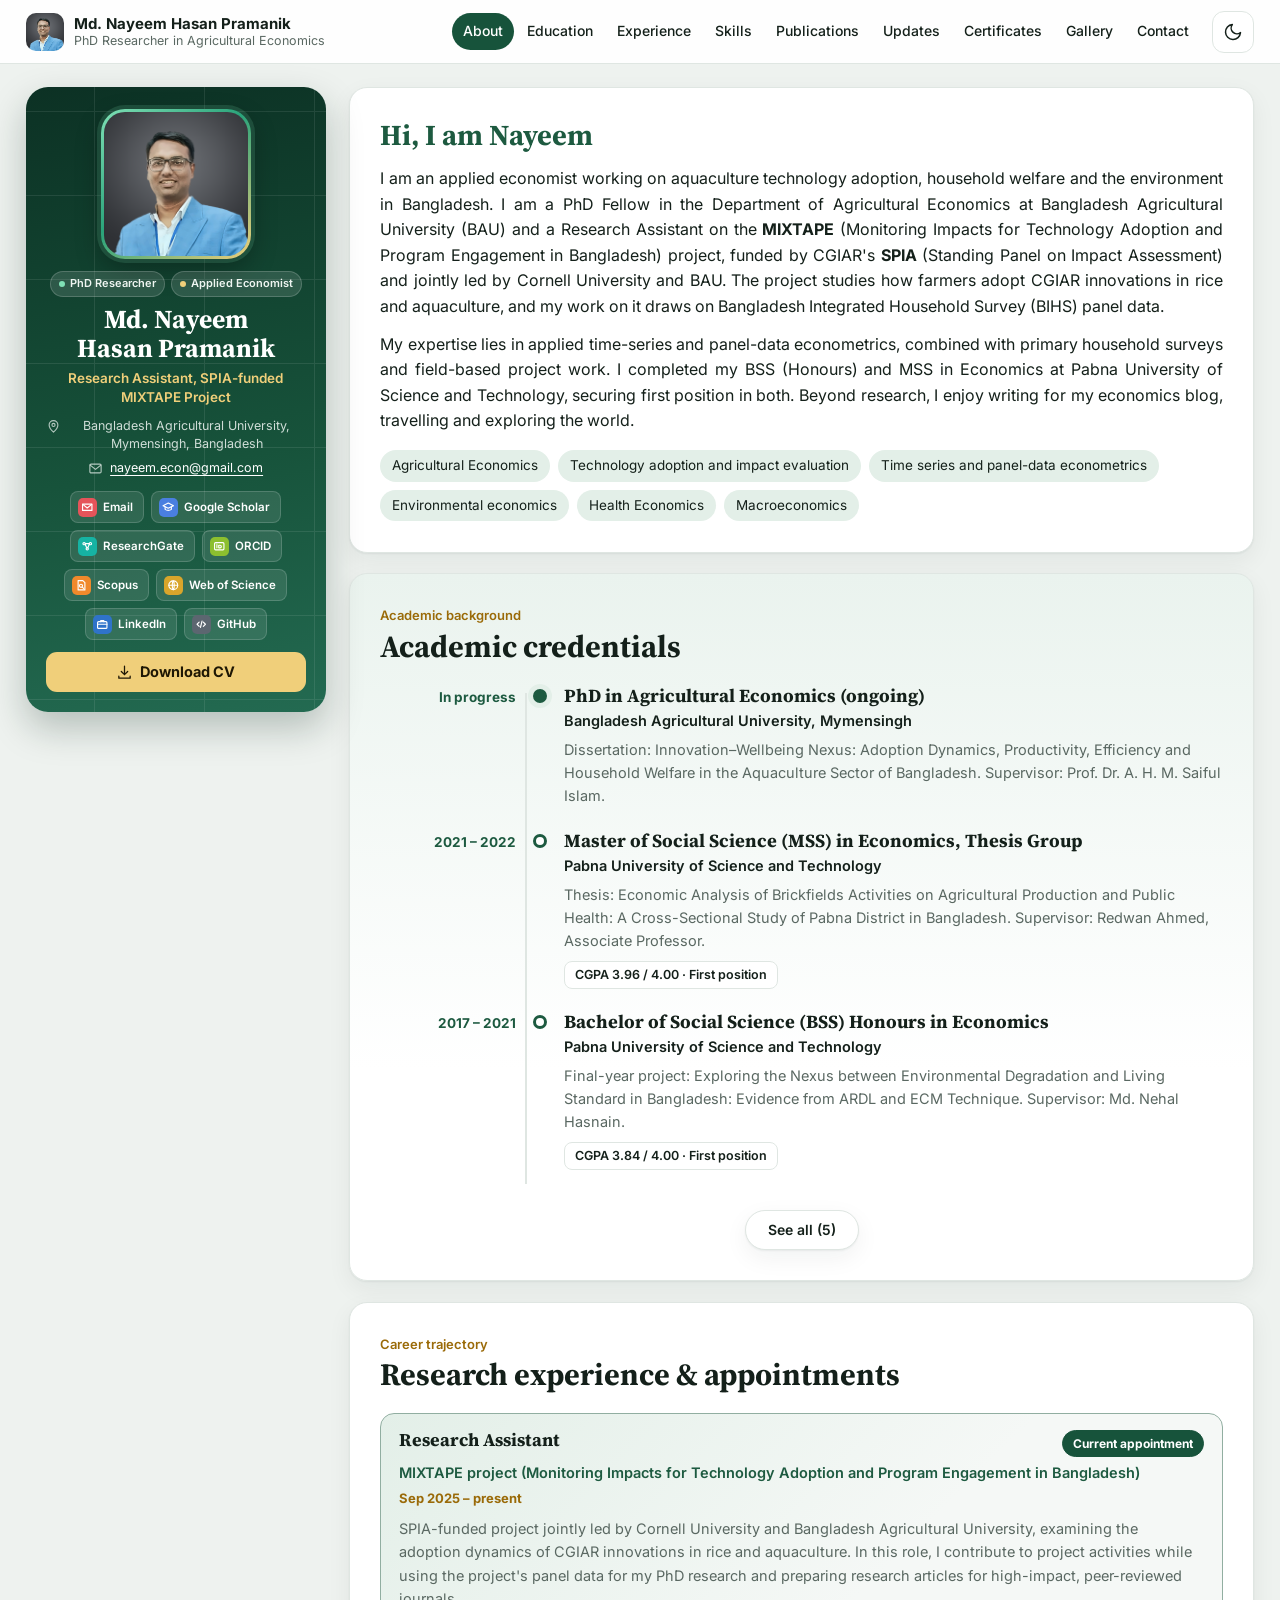
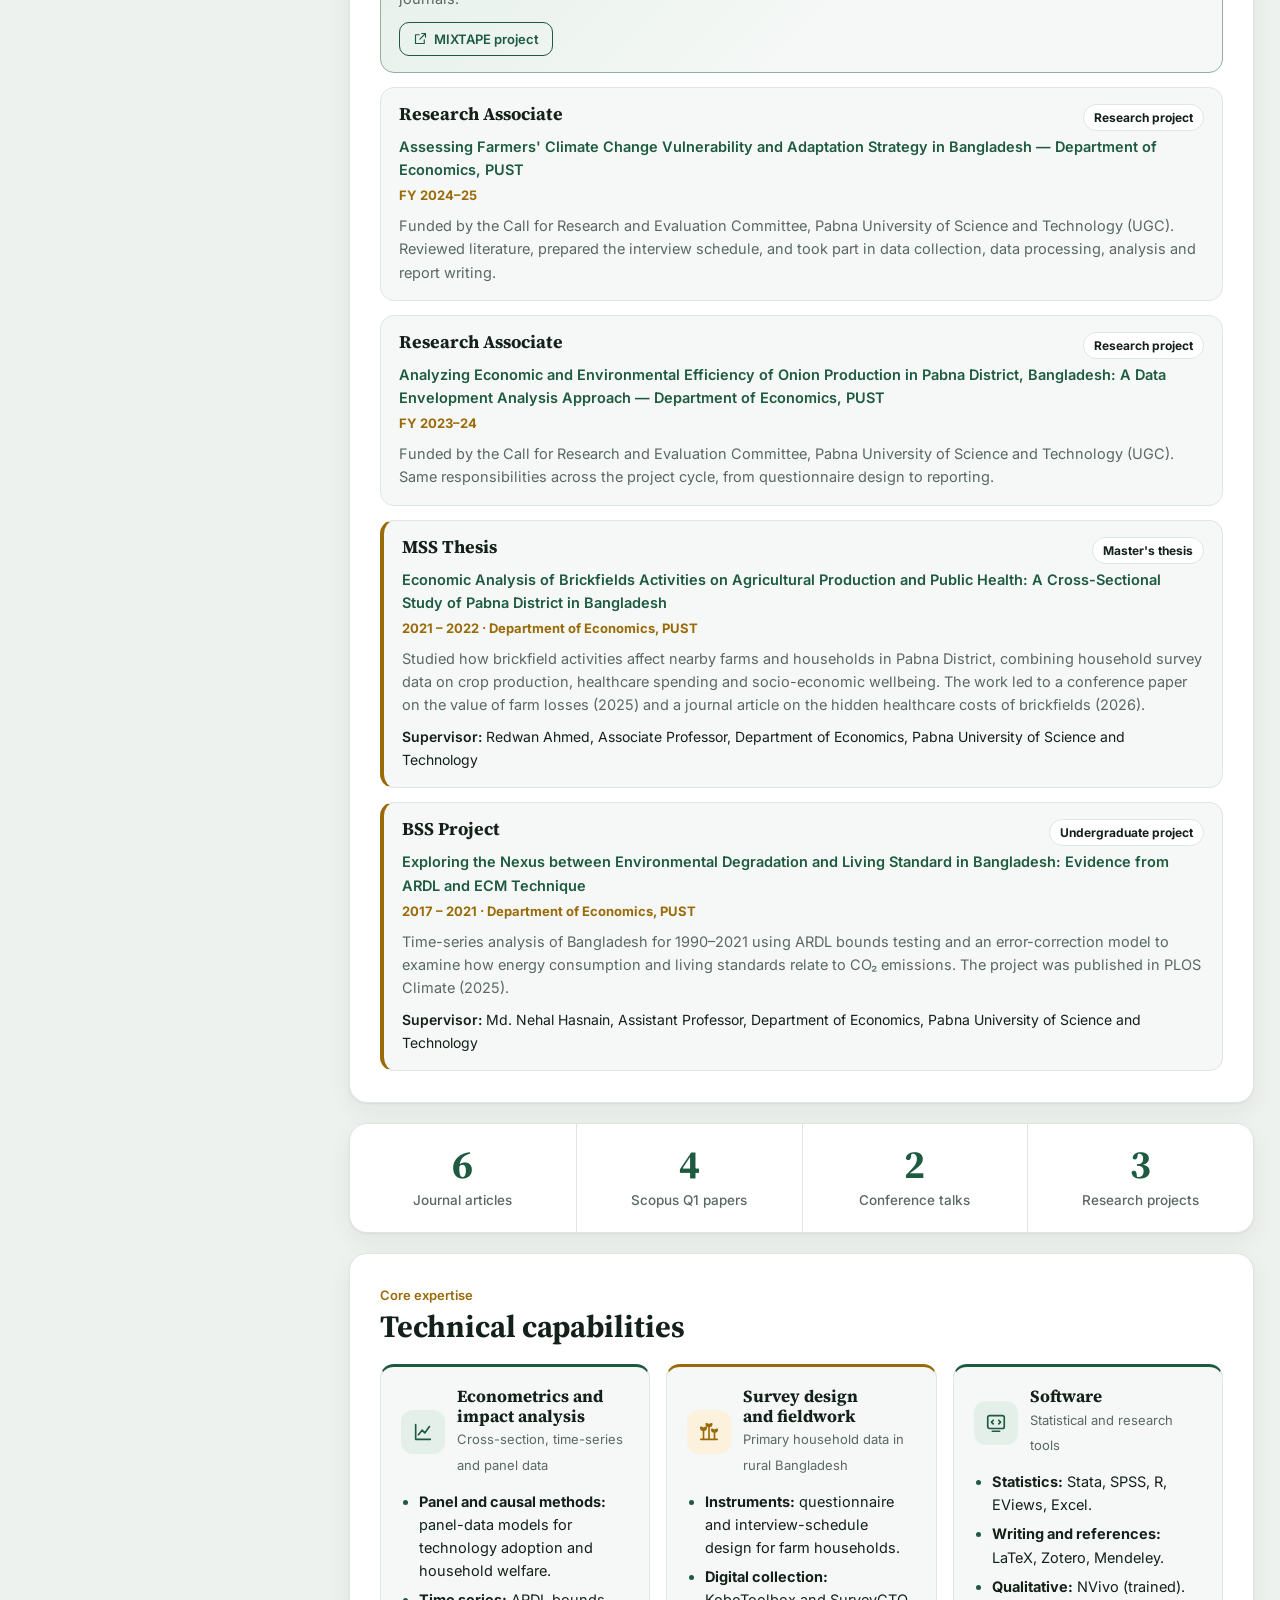
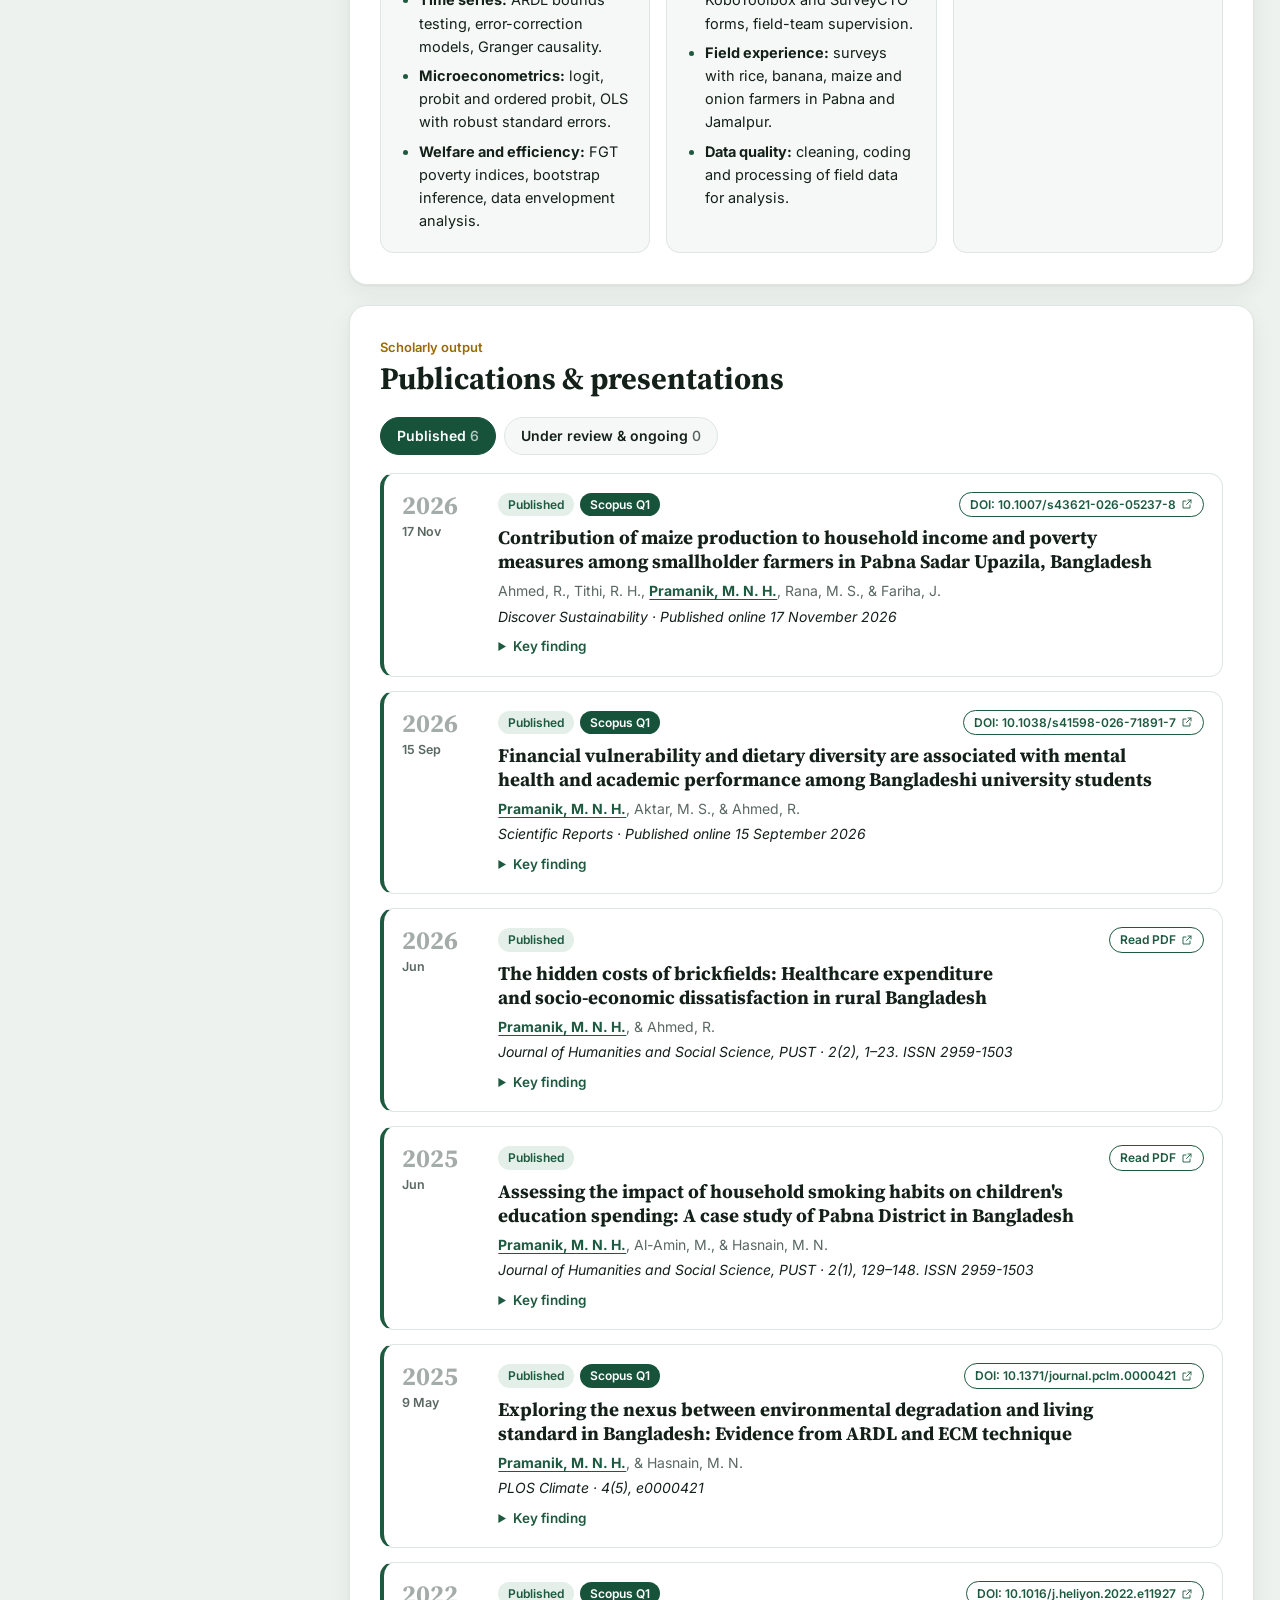
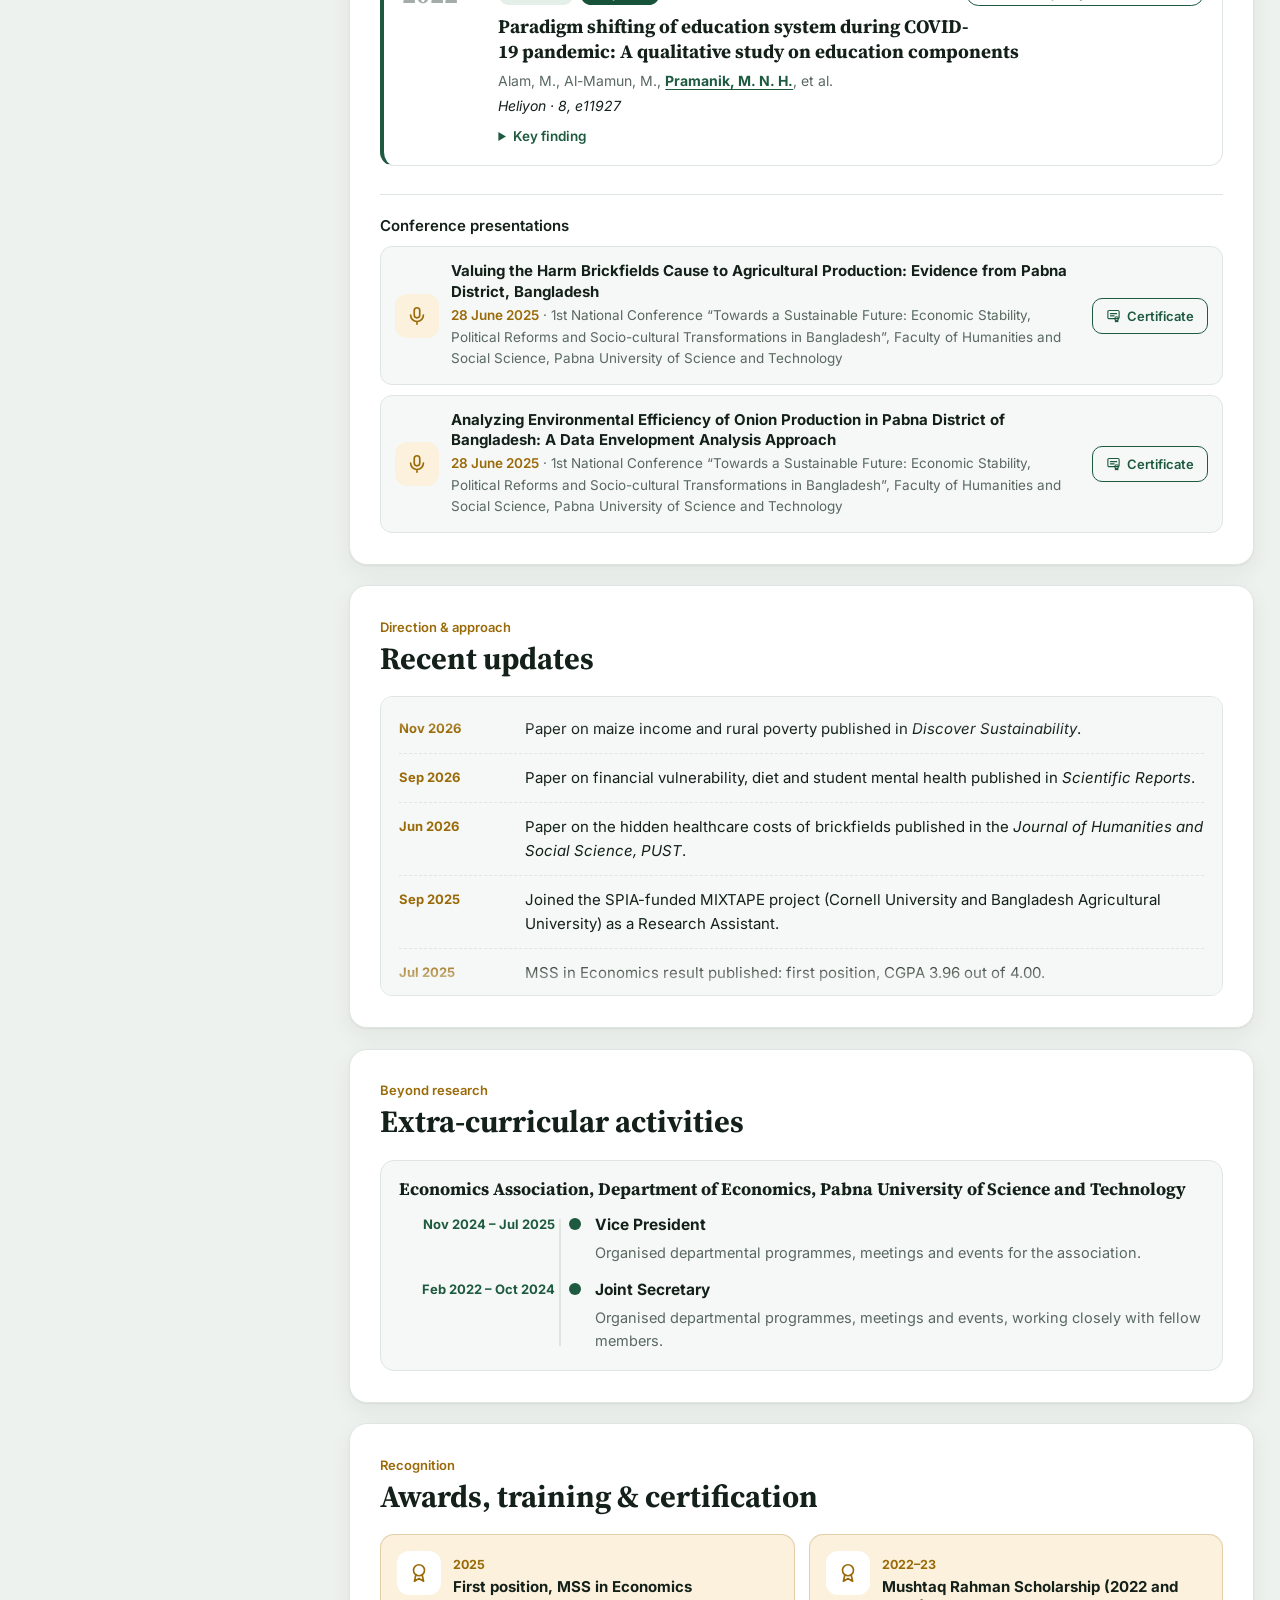
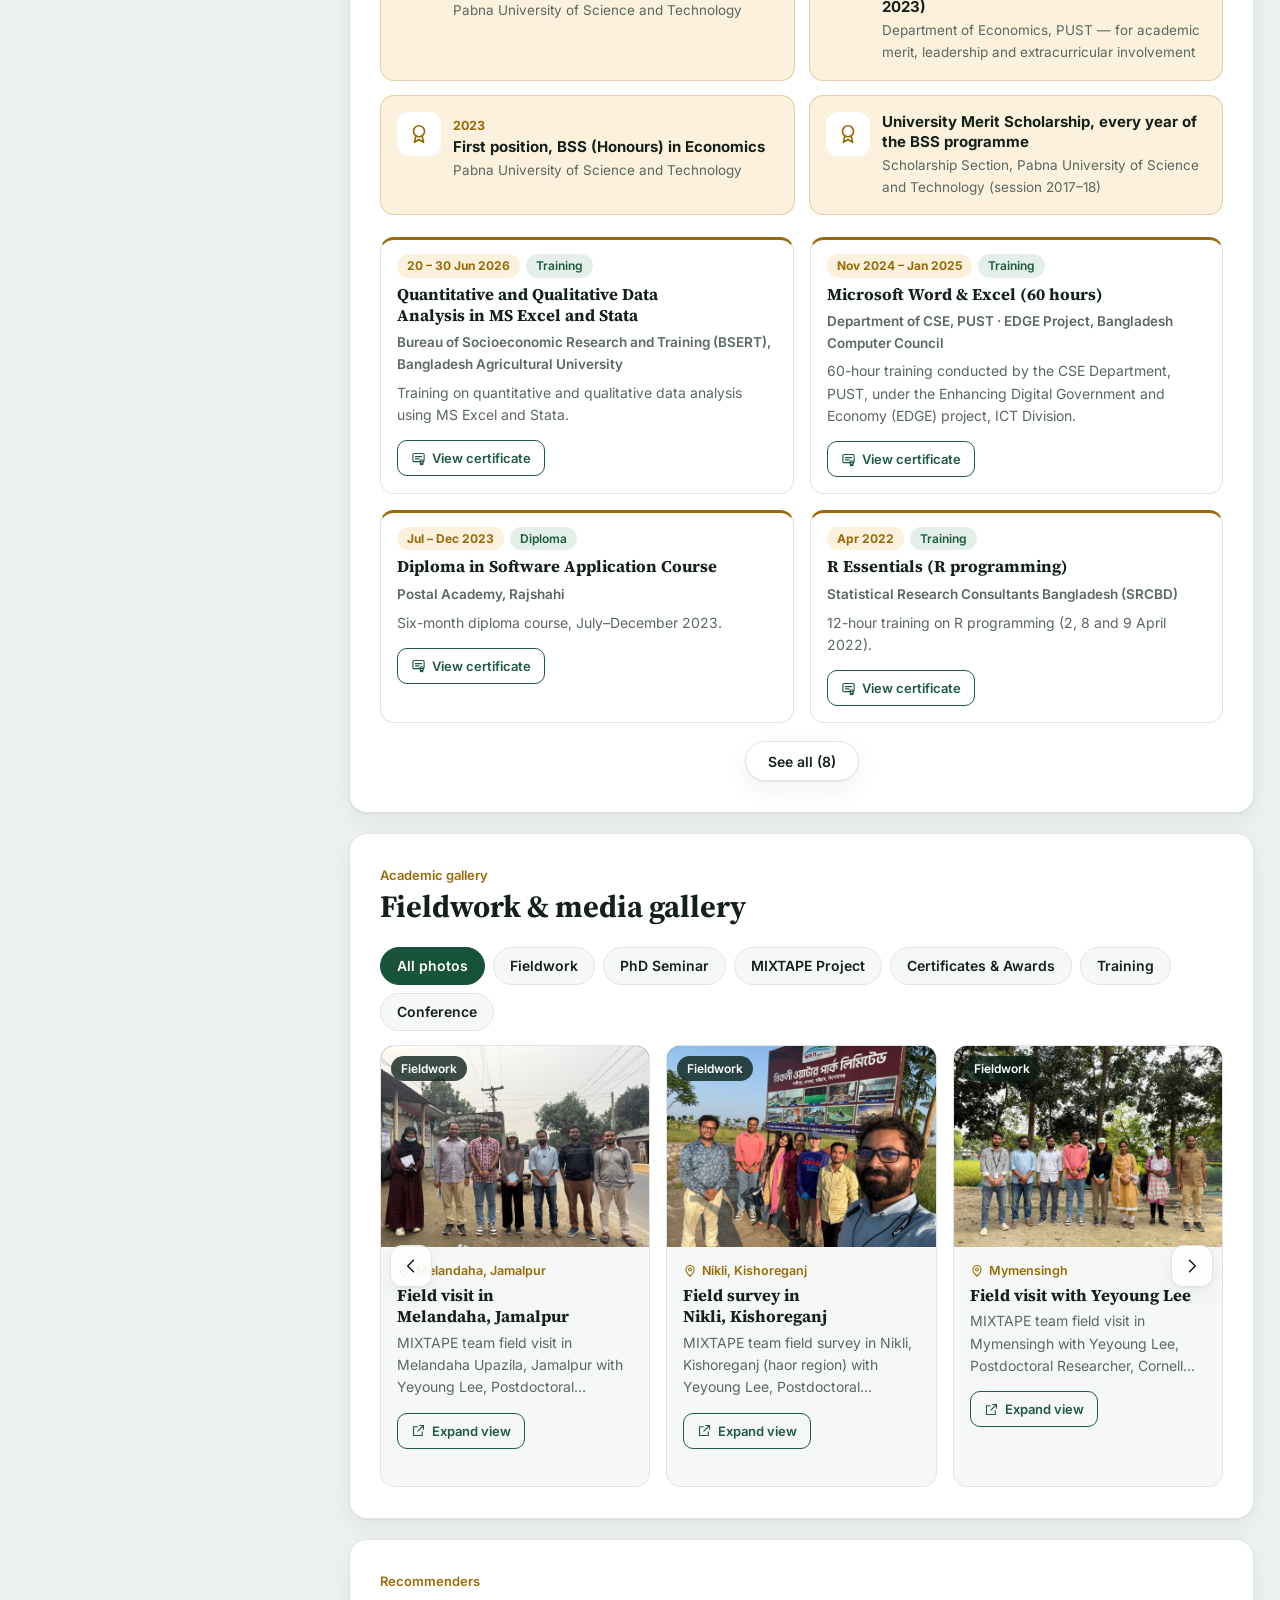
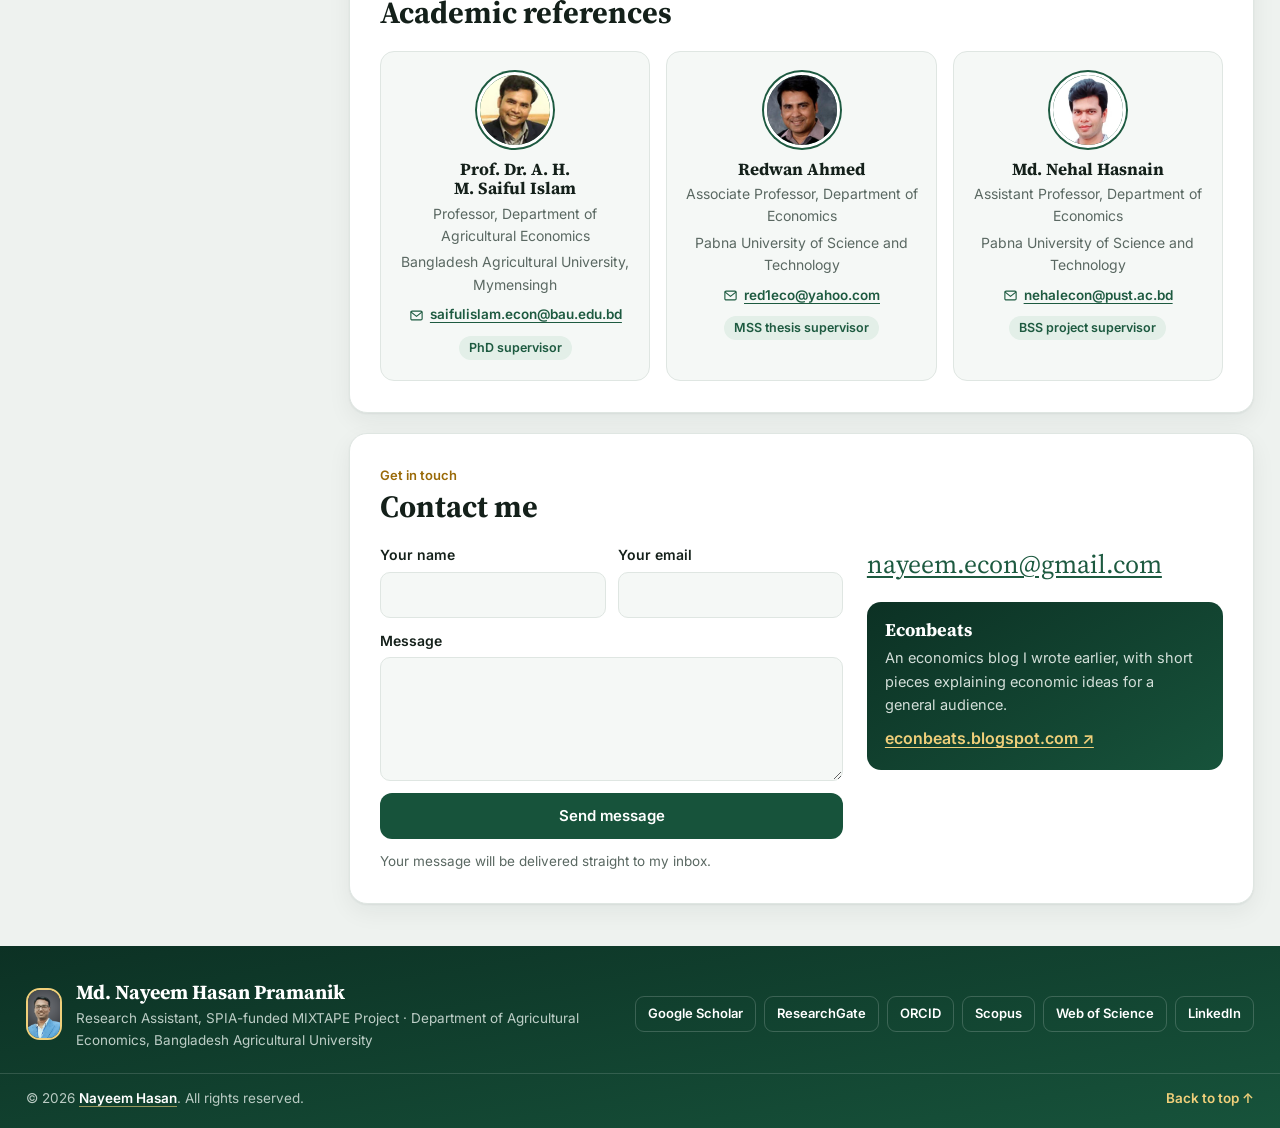
<file: index.html>
<!DOCTYPE html>
<html lang="en">
<head>
<meta charset="utf-8">
<meta name="viewport" content="width=device-width, initial-scale=1">
<title>Md. Nayeem Hasan Pramanik | Academic Portfolio</title>
<meta name="description" content="Md. Nayeem Hasan Pramanik — PhD researcher in Agricultural Economics, Bangladesh Agricultural University. Research on technology adoption, household welfare and environmental economics in Bangladesh.">
<meta property="og:title" content="Md. Nayeem Hasan Pramanik | Academic Portfolio">
<meta property="og:description" content="Agricultural and environmental economics, technology adoption and household welfare in Bangladesh.">
<meta property="og:image" content="assets/img/profile.jpg">
<link rel="icon" href="assets/img/profile.jpg">
<link rel="preconnect" href="https://fonts.googleapis.com">
<link rel="preconnect" href="https://fonts.gstatic.com" crossorigin>
<link href="https://fonts.googleapis.com/css2?family=Inter:wght@400;500;600;700&family=Source+Serif+4:opsz,wght@8..60,500;8..60,600;8..60,700&display=swap" rel="stylesheet">
<link rel="stylesheet" href="style.css">
<script>try{var t=localStorage.getItem("theme");if(t)document.documentElement.dataset.theme=t}catch(e){}</script>
</head>
<body>

<header class="topbar">
  <a class="brand" href="#about">
    <img id="top-photo" alt="" width="38" height="38">
    <span><b id="top-name"></b><small id="top-title"></small></span>
  </a>
  <nav class="nav" id="nav" aria-label="Sections">
    <a href="#about">About</a>
    <a href="#education">Education</a>
    <a href="#experience">Experience</a>
    <a href="#expertise">Skills</a>
    <a href="#publications">Publications</a>
    <a href="#updates">Updates</a>
    <a href="#certification">Certificates</a>
    <a href="#gallery">Gallery</a>
    <a href="#contact">Contact</a>
  </nav>
  <button class="iconbtn" id="theme-btn" aria-label="Switch light or dark mode">
    <svg viewBox="0 0 24 24" class="i-moon"><path d="M21 12.8A9 9 0 1 1 11.2 3a7 7 0 0 0 9.8 9.8z"/></svg>
    <svg viewBox="0 0 24 24" class="i-sun"><circle cx="12" cy="12" r="4.5"/><path d="M12 1.5v3M12 19.5v3M4.2 4.2l2.1 2.1M17.7 17.7l2.1 2.1M1.5 12h3M19.5 12h3M4.2 19.8l2.1-2.1M17.7 6.3l2.1-2.1"/></svg>
  </button>
  <button class="iconbtn menu-btn" id="menu-btn" aria-label="Open menu" aria-expanded="false">
    <svg viewBox="0 0 24 24"><path d="M3 6h18M3 12h18M3 18h18"/></svg>
  </button>
</header>

<div class="layout">
  <aside class="profile" id="profile">
    <div class="photo-wrap"><img id="p-photo" alt="Portrait of Md. Nayeem Hasan Pramanik" width="600" height="600"></div>
    <div class="badges" id="p-badges"></div>
    <h1 id="p-name"></h1>
    <p class="p-role" id="p-role"></p>
    <div class="honour" id="p-honour"></div>
    <p class="p-line"><svg viewBox="0 0 24 24"><path d="M12 21s-7-6.2-7-11.5a7 7 0 0 1 14 0C19 14.8 12 21 12 21z"/><circle cx="12" cy="9.5" r="2.5"/></svg><span id="p-loc"></span></p>
    <p class="p-line"><svg viewBox="0 0 24 24"><rect x="3" y="5" width="18" height="14" rx="2"/><path d="m3.5 6.5 8.5 7 8.5-7"/></svg><a id="p-email" href="#"></a></p>
    <div class="p-links" id="p-links"></div>
    <a class="cv-btn" id="cv-btn" target="_blank" rel="noopener">
      <svg viewBox="0 0 24 24"><path d="M12 3v12m0 0-4.5-4.5M12 15l4.5-4.5M4 17v3h16v-3"/></svg>Download CV
    </a>
  </aside>

  <main class="content">
    <section class="card" id="about">
      <h2>Hi, I am Nayeem</h2>
      <div id="bio" class="prose"></div>
      <ul id="interests" class="chips"></ul>
    </section>

    <section class="card tinted" id="education">
      <p class="eyebrow">Academic background</p>
      <h2>Academic credentials</h2>
      <ol class="tl" id="edu-list" data-limit="3"></ol>
    </section>

    <section class="card" id="experience">
      <p class="eyebrow">Career trajectory</p>
      <h2>Research experience &amp; appointments</h2>
      <div id="exp-list" class="exp"></div>
    </section>

    <section class="stats" id="stats" aria-label="At a glance"></section>

    <section class="card" id="expertise">
      <p class="eyebrow">Core expertise</p>
      <h2>Technical capabilities</h2>
      <div class="xgrid" id="x-grid"></div>
    </section>

    <section class="card" id="publications">
      <p class="eyebrow">Scholarly output</p>
      <h2>Publications &amp; presentations</h2>
      <div class="tabs" role="tablist" id="pub-tabs">
        <button class="tab" role="tab" aria-selected="true" data-p="pub">Published<span id="n-pub"></span></button>
        <button class="tab" role="tab" aria-selected="false" data-p="rev">Under review &amp; ongoing<span id="n-rev"></span></button>
      </div>
      <ol class="pubs" id="pub-list" data-panel="pub"></ol>
      <div id="rev-panel" data-panel="rev" hidden><ol class="pubs" id="rev-list"></ol><p class="empty" id="rev-empty">No manuscripts are listed here at the moment. Submitted and ongoing work will appear here.</p></div>
      <h3 class="mini sep">Conference presentations</h3>
      <ul class="talks" id="conf-list"></ul>
    </section>

    <section class="card" id="updates">
      <p class="eyebrow">Direction &amp; approach</p>
      <h2>Recent updates</h2>
      <div class="ticker" id="ticker"><ol class="news" id="news-list"></ol></div>
    </section>

    <section class="card" id="beyond">
      <p class="eyebrow">Beyond research</p>
      <h2>Extra-curricular activities</h2>
      <div id="lead-list"></div>
    </section>

    <section class="card" id="certification">
      <p class="eyebrow">Recognition</p>
      <h2>Awards, training &amp; certification</h2>
      <div class="agrid" id="award-list"></div>
      <div class="cgrid" id="train-list" data-limit="4"></div>
    </section>

    <section class="card" id="gallery">
      <p class="eyebrow">Academic gallery</p>
      <h2>Fieldwork &amp; media gallery</h2>
      <div class="tabs small" id="gal-tabs"></div>
      <div class="carousel" id="carousel">
        <div class="track" id="gal-track"></div>
        <button class="iconbtn cbtn prev" id="c-prev" aria-label="Previous photo"><svg viewBox="0 0 24 24"><path d="m15 5-7 7 7 7"/></svg></button>
        <button class="iconbtn cbtn next" id="c-next" aria-label="Next photo"><svg viewBox="0 0 24 24"><path d="m9 5 7 7-7 7"/></svg></button>
      </div>
    </section>

    <section class="card" id="references">
      <p class="eyebrow">Recommenders</p>
      <h2>Academic references</h2>
      <div class="rgrid" id="ref-list"></div>
    </section>

    <section class="card contact" id="contact">
      <p class="eyebrow">Get in touch</p>
      <h2>Contact me</h2>
      <div class="contact-grid">
        <form id="c-form" novalidate>
          <div class="two-in">
            <label>Your name<input id="c-name" autocomplete="name" required></label>
            <label>Your email<input id="c-email" type="email" autocomplete="email" required></label>
          </div>
          <label>Message<textarea id="c-msg" rows="5" required></textarea></label>
          <input type="text" id="c-hp" name="_honey" tabindex="-1" autocomplete="off" aria-hidden="true" class="hp">
          <button type="submit" class="send">Send message</button>
          <p class="form-note" id="c-note" role="status">Your message will be delivered straight to my inbox.</p>
        </form>
        <div class="contact-side">
          <p class="mail-big"><a id="c-mail" href="#"></a></p>
          <div id="blog" class="blogcard"></div>
        </div>
      </div>
    </section>
  </main>
</div>

<footer class="footer">
  <div class="footer-in">
    <div class="f-id">
      <img id="f-photo" alt="" width="52" height="52">
      <div><b id="f-name"></b><span id="f-role"></span></div>
    </div>
    <div class="f-links" id="f-links"></div>
  </div>
  <div class="f-bottom">
    <span>© <span id="f-year"></span> <a id="f-name2" class="f-copy" target="_blank" rel="noopener"></a>. All rights reserved.</span>
    <a href="#about" class="f-top">Back to top ↑</a>
  </div>
</footer>

<div class="lightbox" id="lightbox" hidden role="dialog" aria-modal="true" aria-label="Image viewer">
  <button class="iconbtn lb-close" id="lb-close" aria-label="Close"><svg viewBox="0 0 24 24"><path d="M6 6l12 12M18 6 6 18"/></svg></button>
  <figure><img id="lb-img" alt=""><figcaption id="lb-cap"></figcaption></figure>
</div>

<script src="data.js"></script>
<script src="main.js"></script>
</body>
</html>
</file>
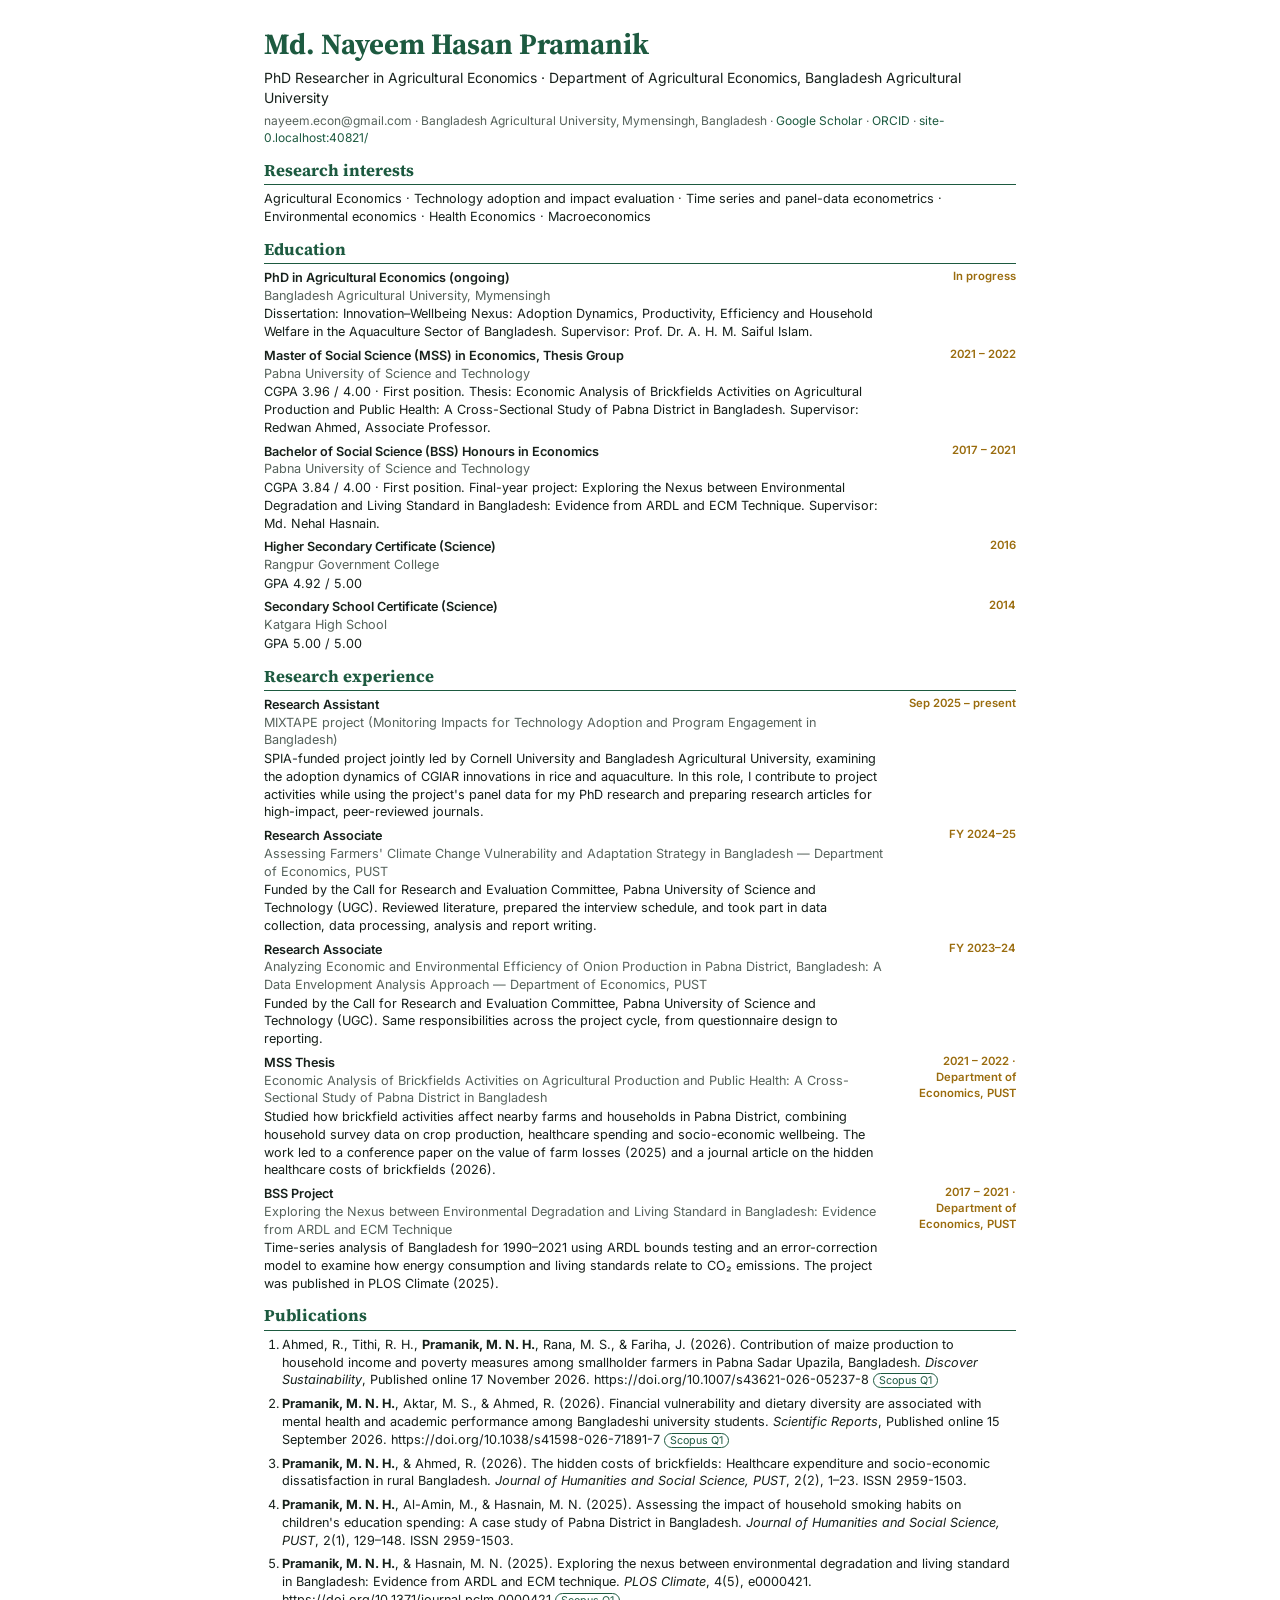
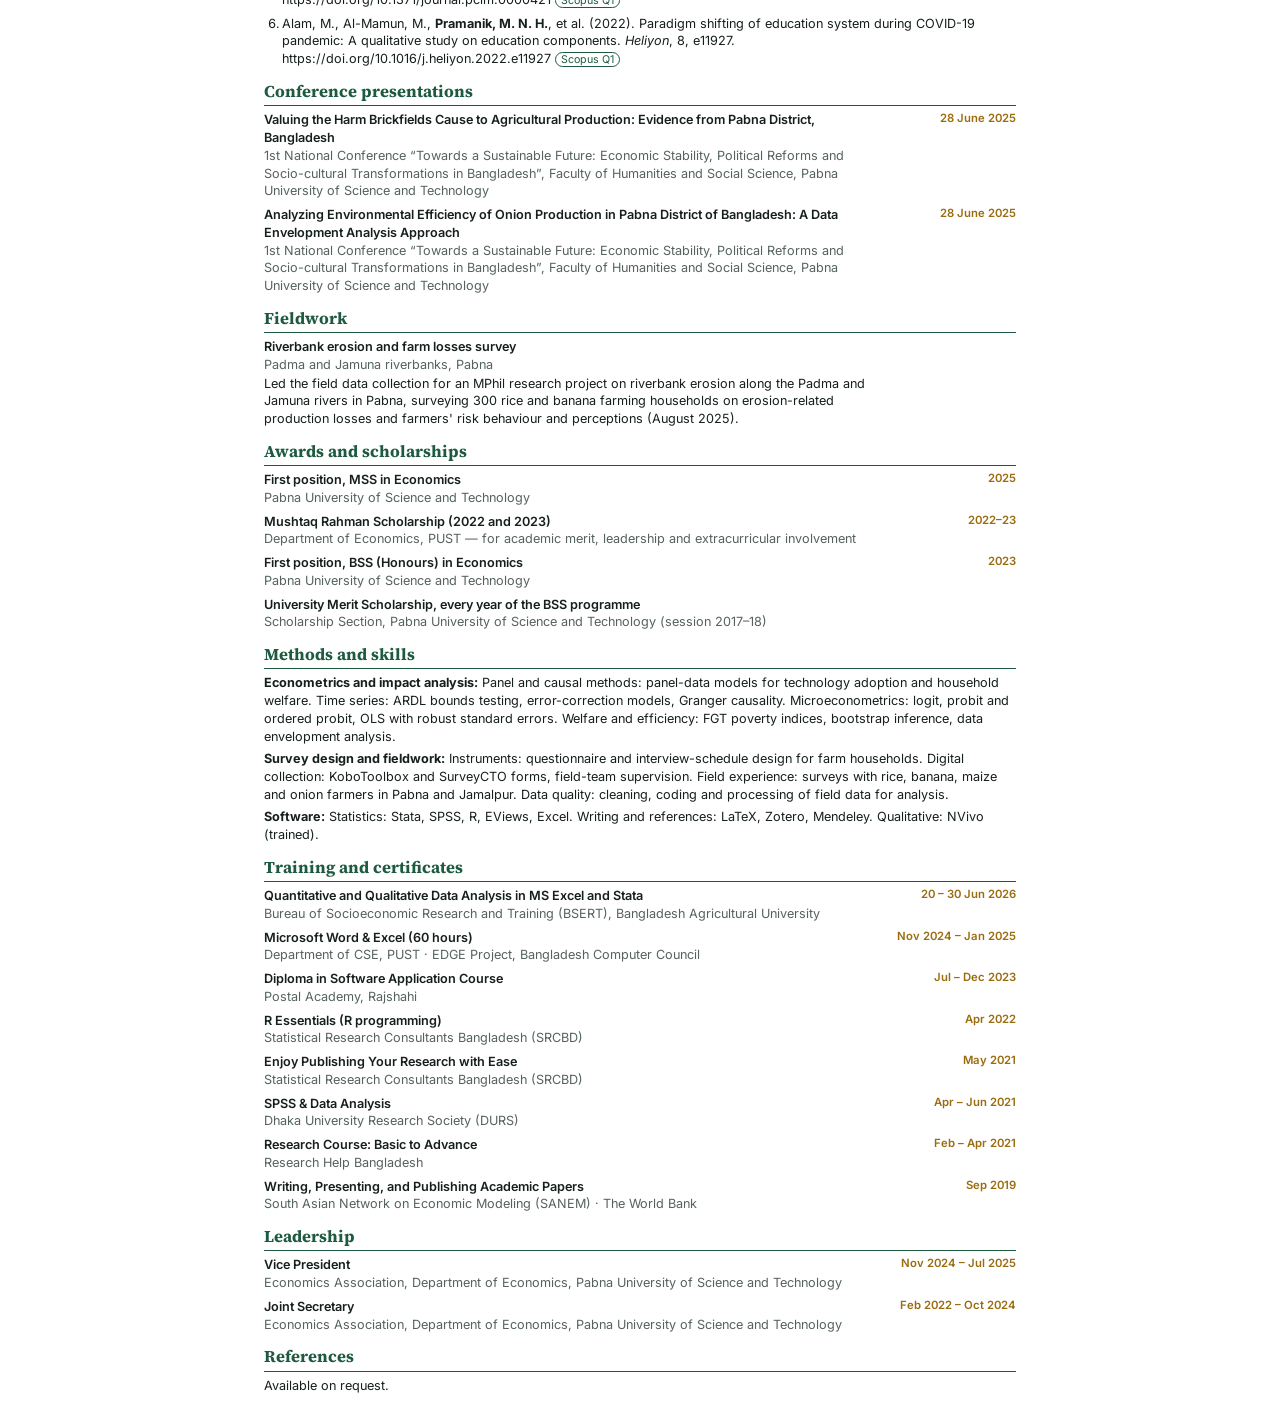
<file: cv.html>
<!DOCTYPE html>
<html lang="en">
<head>
<meta charset="utf-8">
<meta name="viewport" content="width=device-width, initial-scale=1">
<title>CV — Md. Nayeem Hasan Pramanik</title>
<link href="https://fonts.googleapis.com/css2?family=Inter:wght@400;500;600&family=Source+Serif+4:opsz,wght@8..60,600&display=swap" rel="stylesheet">
<style>
/* Printable CV built from data.js. Open in a browser and print to PDF (A4) to refresh the PDF. */
@page{size:A4;margin:13mm 14mm}
*{box-sizing:border-box}
body{margin:0 auto;max-width:800px;padding:24px;color:#16201b;font:9.5pt/1.4 Inter,Arial,sans-serif}
@media print{body{padding:0;max-width:none}}
h1{font-family:"Source Serif 4",Georgia,serif;font-size:22pt;margin:0;color:#1d5a40}
.sub{margin:3px 0 0;font-size:10.5pt}
.contact{margin:6px 0 0;color:#56635c;font-size:9pt}
.contact a{color:#1d5a40;text-decoration:none}
h2{font-family:"Source Serif 4",Georgia,serif;font-size:12.5pt;color:#1d5a40;margin:12px 0 5px;padding-bottom:2px;border-bottom:1.2px solid #1d5a40;break-after:avoid}
.row{display:grid;grid-template-columns:minmax(0,1fr) 9.5em;gap:12px;margin:0 0 6px;break-inside:avoid}
.row .w{color:#9a6c0e;font-weight:600;font-size:8.5pt;text-align:right}
.row b{font-weight:600}
.row .o{color:#56635c}
.row .d{margin-top:1px}
ol{margin:0;padding-left:18px}
ol li{margin-bottom:6px;break-inside:avoid}
.q{font-size:8pt;border:1px solid #1d5a40;color:#1d5a40;border-radius:8px;padding:0 5px;margin-left:4px;white-space:nowrap}
p.plain{margin:0 0 5px}
</style>
</head>
<body>
<header>
  <h1 id="n"></h1>
  <p class="sub" id="t"></p>
  <p class="contact" id="c"></p>
</header>
<div id="cv"></div>
<script src="data.js"></script>
<script>
{
  const S = window.SITE, P = S.profile, $ = id => document.getElementById(id);
  const map = (a, f) => (a || []).map(f).join("");
  const bold = a => a.replace("Pramanik, M. N. H.", "<b>Pramanik, M. N. H.</b>");
  $("n").textContent = P.name;
  $("t").textContent = P.title + " · " + P.affiliation;
  const site = location.protocol.startsWith("http") ? location.origin + location.pathname.replace(/cv\.html$/, "") : "";
  $("c").innerHTML = `${P.email} · ${P.location}` +
    map(S.links.filter(l => /orcid|scholar/i.test(l.label)), l => ` · <a href="${l.url}">${l.label}</a>`) +
    (site ? ` · <a href="${site}">${site.replace(/^https?:\/\//, "")}</a>` : "");
  const rows = (a, t, o, w, d) => map(a, x => `<div class="row"><div><b>${x[t]}</b>${x[o] ? `<div class="o">${x[o]}</div>` : ""}${d && x[d] ? `<div class="d">${x[d]}</div>` : ""}</div><div class="w">${x[w] || ""}</div></div>`);
  $("cv").innerHTML =
    `<h2>Research interests</h2><p class="plain">${S.interests.join(" · ")}</p>` +
    `<h2>Education</h2>` + rows(S.education.map(e => Object.assign({}, e, {details: [e.grade, e.details].filter(Boolean).join(". ")})), "degree", "institution", "period", "details") +
    `<h2>Research experience</h2>` + rows(S.experience, "role", "org", "period", "details") +
    `<h2>Publications</h2><ol>` + map(S.publications, p => `<li>${bold(p.authors)} (${p.year}). ${p.title}. <i>${p.journal}</i>${p.details ? ", " + p.details : ""}.${p.doi ? ` https://doi.org/${p.doi}` : ""}${p.badge ? `<span class="q">${p.badge}</span>` : ""}${/published/i.test(p.status) ? "" : ` <span class="q">${p.status}</span>`}</li>`) + `</ol>` +
    `<h2>Conference presentations</h2>` + rows(S.conferences, "title", "event", "date") +
    `<h2>Fieldwork</h2>` + rows(S.fieldwork, "title", "place", "", "details") +
    `<h2>Awards and scholarships</h2>` + rows(S.awards, "title", "org", "year") +
    `<h2>Methods and skills</h2>` + map(S.expertise, g => `<p class="plain"><b>${g.title}:</b> ${g.items.map(i => i.replace(/<[^>]+>/g, "")).join(" ")}</p>`) +
    `<h2>Training and certificates</h2>` + rows(S.training, "title", "org", "date") +
    `<h2>Leadership</h2>` + rows(S.leadership.flatMap(g => g.roles.map(r => ({role: r.role, org: g.org, period: r.period}))), "role", "org", "period") +
    `<h2>References</h2><p class="plain">Available on request.</p>`;
}
</script>
</body>
</html>
</file>
<file: style.css>
/*
VOICE: formal and warm, an academic economist's portfolio.
IDEA: a field researcher's dossier: a compact ID card on the left, record cards on the right.
PICTURE: the ID card, a deep paddy-green panel with a faint field-plot pattern and the portrait.
COLOUR and TYPE: paddy green, ripe-rice gold, soft green-grey paper; Source Serif 4 headings, Inter text.
LAYOUT: full-width; sticky 300px ID card left, cards right; dark green footer; one column under 960px.
*/
:root{
  color-scheme:light dark;
  --bg:light-dark(#eef2ef,#0b1310);
  --card:light-dark(#ffffff,#121c18);
  --card2:light-dark(#f5f8f6,#16221d);
  --tint:light-dark(#eaf3ee,#13251e);
  --ink:light-dark(#14201a,#e4ebe7);
  --muted:light-dark(#5a6862,#9fb0a8);
  --rule:light-dark(#dfe6e2,#24322c);
  --green:light-dark(#1d5a40,#5cc49a);
  --green-soft:light-dark(#e3efe8,#173328);
  --gold:light-dark(#9a6a08,#e2b44a);
  --gold-soft:light-dark(#fbf1dc,#33280f);
  --deep1:#0c3124;--deep2:#17533b;--deep3:#236a51;
  --shadow:0 1px 2px rgba(16,40,30,.06),0 8px 24px rgba(16,40,30,.06);
  --r:18px;
}
:root[data-theme=light]{color-scheme:light}
:root[data-theme=dark]{color-scheme:dark}
*{box-sizing:border-box;min-width:0}
[hidden]{display:none!important}
html{scroll-behavior:smooth;scroll-padding-top:80px}
body{margin:0;background:var(--bg);color:var(--ink);font:16px/1.6 Inter,system-ui,-apple-system,"Segoe UI",sans-serif;overflow-x:clip}
a{color:var(--green);text-underline-offset:3px}
:focus-visible{outline:2px solid var(--gold);outline-offset:3px;border-radius:6px}
h1,h2,h3{font-family:"Source Serif 4",Georgia,serif;line-height:1.15;text-wrap:balance;margin:0}
svg{fill:none;stroke:currentColor;stroke-width:1.8;stroke-linecap:round;stroke-linejoin:round}
@media (prefers-reduced-motion:reduce){html{scroll-behavior:auto}*{animation:none!important;transition:none!important}}

/* top bar */
.topbar{position:sticky;top:0;z-index:20;display:flex;align-items:center;gap:12px;height:64px;padding:0 clamp(14px,2vw,28px);background:color-mix(in srgb,var(--card) 90%,transparent);backdrop-filter:blur(10px);border-bottom:1px solid var(--rule)}
.brand{display:flex;align-items:center;gap:10px;text-decoration:none;color:var(--ink);margin-right:auto}
.brand img{width:38px;height:38px;border-radius:10px;object-fit:cover}
.brand span{display:grid;line-height:1.2}
.brand b{font-size:15px}
.brand small{font-size:12.5px;color:var(--muted)}
.nav{display:flex;gap:2px}
.nav a{padding:7px 11px;border-radius:999px;font-size:14px;font-weight:500;color:var(--ink);text-decoration:none;white-space:nowrap}
.nav a:hover{background:var(--green-soft)}
.nav a.on{background:var(--deep2);color:#fff}
.iconbtn{display:grid;place-items:center;width:42px;height:42px;border-radius:12px;border:1px solid var(--rule);background:var(--card);color:var(--ink);cursor:pointer}
.iconbtn svg{width:20px;height:20px}
.iconbtn:hover{border-color:var(--green)}
.i-sun{display:none}
:root[data-theme=dark] .i-sun{display:block}:root[data-theme=dark] .i-moon{display:none}
.menu-btn{display:none}

/* layout: full width */
.layout{display:grid;grid-template-columns:300px minmax(0,1fr);gap:clamp(16px,1.8vw,26px);max-width:1560px;margin:0 auto;padding:clamp(14px,1.8vw,26px) clamp(14px,2vw,28px) 34px;align-items:start}

/* compact profile card */
.profile{position:sticky;top:84px;padding:22px 20px 20px;border-radius:22px;text-align:center;color:#eef5f1;overflow:hidden;
  background:linear-gradient(170deg,var(--deep1) 0%,var(--deep2) 60%,var(--deep3) 100%);box-shadow:0 16px 36px rgba(10,40,28,.25)}
.profile::before{content:"";position:absolute;inset:0;opacity:.09;pointer-events:none;background:
  linear-gradient(90deg,transparent 0 62%,#fff 62% 63%,transparent 63%) 0 0/110px 84px,
  linear-gradient(0deg,transparent 0 70%,#fff 70% 71%,transparent 71%) 0 0/110px 84px}
.profile>*{position:relative}
.photo-wrap{width:150px;aspect-ratio:1;margin:0 auto;border-radius:24px;padding:3px;background:linear-gradient(140deg,#7fe0b5,#2aa37a 45%,#f0cf7a);box-shadow:0 0 0 4px rgba(127,224,181,.15),0 10px 26px rgba(0,0,0,.3)}
.photo-wrap img{width:100%;height:100%;object-fit:cover;border-radius:21px;display:block}
.badges{display:flex;flex-wrap:wrap;justify-content:center;gap:6px;margin:12px 0 8px}
.badge{display:inline-flex;align-items:center;gap:5px;padding:3px 8px;border-radius:999px;background:rgba(255,255,255,.12);border:1px solid rgba(255,255,255,.18);font-size:11px;font-weight:600;white-space:nowrap}
.badge::before{content:"";width:6px;height:6px;border-radius:50%;background:#7fe0b5}
.badge:nth-child(2)::before{background:#f0cf7a}
.profile h1{font-size:26px;line-height:1.12;color:#fff}
.p-role{margin:6px 0 10px;font-size:13.5px;line-height:1.4;color:#f0cf7a;font-weight:600}
.honour{display:grid;grid-template-columns:34px minmax(0,1fr);gap:10px;align-items:center;text-align:left;margin:0 0 12px;padding:10px 12px;border-radius:12px;background:rgba(240,207,122,.14);border:1px solid rgba(240,207,122,.4)}
.honour .hi{width:34px;height:34px;border-radius:10px;display:grid;place-items:center;background:#f0cf7a;color:#1e1704}
.honour .hi svg{width:19px;height:19px}
.honour b{display:block;font-size:13px;line-height:1.3;color:#fff}
.honour span{display:block;font-size:11.5px;line-height:1.35;color:rgba(238,245,241,.8);margin-top:2px}
.p-line{display:flex;justify-content:center;align-items:flex-start;gap:7px;margin:0 0 6px;font-size:12.5px;line-height:1.45;color:rgba(238,245,241,.86)}
.p-line svg{flex:none;width:15px;height:15px;margin-top:2px;opacity:.85}
.p-line a{color:#fff;overflow-wrap:anywhere}
.p-links{display:flex;flex-wrap:wrap;justify-content:center;gap:7px;margin-top:14px}
.plink{display:inline-flex;align-items:center;gap:6px;min-height:32px;padding:0 10px 0 7px;white-space:nowrap;border-radius:8px;background:rgba(255,255,255,.1);border:1px solid rgba(255,255,255,.16);color:#fff;text-decoration:none;font-size:11.5px;font-weight:600}
.plink:hover{background:rgba(255,255,255,.2)}
.plink .li{display:grid;place-items:center;width:19px;height:19px;border-radius:5px;background:var(--c)}
.plink .li svg{width:12.5px;height:12.5px;stroke:#fff;stroke-width:2.2}
.cv-btn{display:flex;align-items:center;justify-content:center;gap:7px;margin-top:12px;min-height:40px;border-radius:11px;background:#f0cf7a;color:#1e1704;font-weight:700;font-size:14.5px;text-decoration:none}
.cv-btn svg{width:17px;height:17px}
.cv-btn:hover{background:#f6dc96}

/* cards */
.content{display:grid;gap:clamp(16px,1.6vw,22px)}
.card{background:var(--card);border:1px solid var(--rule);border-radius:var(--r);padding:clamp(20px,2.4vw,32px);box-shadow:var(--shadow)}
.card.tinted{background:linear-gradient(180deg,var(--tint),var(--card) 70%)}
.eyebrow{margin:0 0 3px;font-size:13px;font-weight:600;color:var(--gold)}
.card h2{font-size:clamp(25px,2.6vw,31px);margin-bottom:20px}
#about h2{color:var(--green);font-size:clamp(25px,2.4vw,29px);margin-bottom:14px}
.mini{font-family:Inter,sans-serif;font-size:15px;font-weight:600;margin:0 0 12px}
.sep{margin-top:28px;padding-top:22px;border-top:1px solid var(--rule)}
.prose p{margin:0 0 12px;font-size:16px;color:var(--ink);max-width:90ch;text-align:justify;hyphens:auto}
.chips{list-style:none;margin:16px 0 0;padding:0;display:flex;flex-wrap:wrap;gap:8px}
.chips li{padding:5px 12px;border-radius:999px;background:var(--green-soft);font-size:13.5px}
.seeall{display:block;margin:18px auto 0;min-height:40px;padding:0 22px;border-radius:999px;border:1px solid var(--rule);background:var(--card);color:var(--ink);font:600 14px Inter,sans-serif;cursor:pointer;box-shadow:var(--shadow)}
.seeall:hover{border-color:var(--green)}

/* education timeline */
.tl{list-style:none;margin:0;padding:0;position:relative}
.tl::before{content:"";position:absolute;left:calc(8.5em + 9px);top:8px;bottom:8px;width:2px;background:var(--rule)}
.tl>li{display:grid;grid-template-columns:8.5em 20px minmax(0,1fr);gap:0 14px;padding:0 0 22px}
.tl>li:last-child{padding-bottom:0}
.tl .when{text-align:right;font-size:13.5px;font-weight:700;color:var(--green);padding-top:2px}
.tl .dot{width:14px;height:14px;margin:4px auto 0;border-radius:50%;background:var(--card);border:3px solid var(--green);position:relative;z-index:1}
.tl>li:first-child .dot{background:var(--green);box-shadow:0 0 0 5px var(--green-soft)}
.tl h3{font-size:18.5px;margin-bottom:3px}
.tl .org{margin:0;font-size:14.5px;font-weight:600}
.tl .d{margin:6px 0 0;font-size:14.5px;color:var(--muted);max-width:80ch}
.tl .pill{display:inline-block;margin-top:8px;padding:3px 10px;border-radius:8px;background:var(--card);border:1px solid var(--rule);font-size:12.5px;font-weight:600}
.more{display:none!important}
.open>.more{display:grid!important}
.cgrid.open>.more{display:flex!important}

/* experience cards */
.exp{display:grid;gap:14px}
.xp{border:1px solid var(--rule);border-radius:14px;padding:16px 18px;background:var(--card2);display:grid;grid-template-columns:minmax(0,1fr) auto;gap:4px 16px}
.xp:first-child{border-color:color-mix(in srgb,var(--green) 40%,var(--rule));background:linear-gradient(135deg,var(--green-soft),var(--card2) 60%)}
.xp h3{font-size:18px}
.xp .tag{align-self:start;padding:3px 10px;border-radius:999px;font-size:12px;font-weight:700;background:var(--card);border:1px solid var(--rule);white-space:nowrap}
.xp:first-child .tag{background:var(--deep2);color:#fff;border-color:var(--deep2)}
.xp .org{grid-column:1/-1;margin:0;font-size:14.5px;font-weight:600;color:var(--green)}
.xp .when{grid-column:1/-1;font-size:13px;font-weight:700;color:var(--gold)}
.xp .d{grid-column:1/-1;margin:4px 0 0;font-size:14.5px;color:var(--muted)}
.xp .sup{grid-column:1/-1;margin:6px 0 0;font-size:14px}
.xp .sup b{color:var(--ink);font-weight:600}
.xp.study{border-left:4px solid var(--gold)}
.xp .xlink{grid-column:1/-1;justify-self:start;margin-top:8px;min-height:34px;text-decoration:none}

/* stats */
.stats{display:grid;grid-template-columns:repeat(4,minmax(0,1fr));background:var(--card);border:1px solid var(--rule);border-radius:var(--r);box-shadow:var(--shadow);overflow:hidden}
.stat{padding:20px 10px;text-align:center;border-left:1px solid var(--rule)}
.stat:first-child{border-left:0}
.stat b{display:block;font-family:"Source Serif 4",Georgia,serif;font-size:clamp(30px,3.2vw,40px);line-height:1;color:var(--green)}
.stat span{display:block;margin-top:6px;font-size:13.5px;color:var(--muted);font-weight:500}

/* expertise */
.xgrid{display:grid;grid-template-columns:repeat(auto-fit,minmax(min(100%,250px),1fr));gap:16px}
.x{background:var(--card2);border:1px solid var(--rule);border-top:3px solid var(--green);border-radius:14px;padding:20px}
.x:nth-child(2){border-top-color:var(--gold)}
.x-head{display:grid;grid-template-columns:44px minmax(0,1fr);gap:12px;align-items:center;margin-bottom:12px}
.x-ico{width:44px;height:44px;border-radius:12px;display:grid;place-items:center;background:var(--green-soft);color:var(--green)}
.x:nth-child(2) .x-ico{background:var(--gold-soft);color:var(--gold)}
.x-ico svg{width:22px;height:22px}
.x h3{font-size:17px}
.x small{color:var(--muted);font-size:13px}
.x ul{margin:0;padding-left:18px;font-size:14.5px;display:grid;gap:6px}
.x li::marker{color:var(--green)}

/* publications */
.tabs{display:flex;flex-wrap:wrap;gap:8px;margin-bottom:18px}
.tab{min-height:38px;padding:0 16px;border-radius:999px;border:1px solid var(--rule);background:var(--card2);color:var(--ink);font:600 14px Inter,sans-serif;cursor:pointer}
.tab[aria-selected=true]{background:var(--deep2);border-color:var(--deep2);color:#fff}
.tab span{opacity:.7;margin-left:4px;font-weight:500}
.pubs{list-style:none;margin:0;padding:0;display:grid;gap:14px}
.pub{display:grid;grid-template-columns:5em minmax(0,1fr);gap:16px;padding:18px;border:1px solid var(--rule);border-left:4px solid var(--green);border-radius:14px;background:var(--card)}
.pub.press{border-left-color:var(--gold)}
.pub.hide{display:none}
.py b{display:block;font-family:"Source Serif 4",Georgia,serif;font-size:26px;line-height:1;color:color-mix(in srgb,var(--muted) 55%,transparent)}
.py small{display:block;margin-top:4px;font-size:12.5px;font-weight:600;color:var(--muted)}
.ptop{display:flex;flex-wrap:wrap;gap:8px;align-items:center;justify-content:space-between;margin-bottom:8px}
.ptags{display:flex;flex-wrap:wrap;gap:6px}
.st{padding:2px 10px;border-radius:999px;font-size:12px;font-weight:600;background:var(--green-soft);color:var(--green)}
.st.press{background:var(--gold-soft);color:var(--gold)}
.st.q{background:var(--deep2);color:#fff}
.doi{display:inline-flex;align-items:center;gap:5px;padding:2px 10px;border-radius:999px;border:1px solid var(--green);font-size:12px;font-weight:600;text-decoration:none;white-space:nowrap}
.doi svg{width:12px;height:12px}
.pub h3{font-size:clamp(17px,1.6vw,19px);line-height:1.3;margin-bottom:6px}
.pa{margin:0;font-size:14px;color:var(--muted)}
.pa b{color:var(--green);text-decoration:underline;text-decoration-thickness:1px;text-underline-offset:3px}
.pj{margin:3px 0 0;font-size:14px;font-style:italic}
.pub details{margin-top:8px}
.pub summary{cursor:pointer;font-size:13.5px;font-weight:600;color:var(--green);width:fit-content}
.pub details p{margin:6px 0 0;font-size:14.5px;max-width:80ch}
.empty{margin:4px 0 0;padding:22px;border:1px dashed var(--rule);border-radius:14px;text-align:center;color:var(--muted);font-size:14.5px}
.talks{list-style:none;margin:0;padding:0;display:grid;gap:10px}
.talks li{display:grid;grid-template-columns:44px minmax(0,1fr) auto;gap:12px;align-items:center;padding:14px;border-radius:12px;background:var(--card2);border:1px solid var(--rule)}
.ic{width:44px;height:44px;border-radius:12px;display:grid;place-items:center;background:var(--gold-soft);color:var(--gold)}
.ic svg{width:22px;height:22px}
.talks b{display:block;font-size:15px;line-height:1.35}
.talks div>span{display:block;font-size:13.5px;color:var(--muted);margin-top:3px}
.talks em{font-style:normal;font-weight:600;color:var(--gold)}
.vbtn{display:inline-flex;align-items:center;gap:6px;min-height:36px;padding:0 13px;border-radius:10px;border:1px solid var(--green);background:transparent;color:var(--green);font:600 13px Inter,sans-serif;cursor:pointer;white-space:nowrap}
.vbtn svg{width:15px;height:15px}
.vbtn:hover{background:var(--green);color:#fff}

/* updates ticker */
.ticker{position:relative;max-height:300px;overflow:hidden;border-radius:12px;background:var(--card2);border:1px solid var(--rule)}
.ticker::before,.ticker::after{content:"";position:absolute;left:0;right:0;height:34px;z-index:1;pointer-events:none}
.ticker::before{top:0;background:linear-gradient(var(--card2),transparent)}
.ticker::after{bottom:0;background:linear-gradient(transparent,var(--card2))}
.news{list-style:none;margin:0;padding:8px 18px}
.ticker.run .news{animation:roll var(--dur,30s) linear infinite}
.ticker.run:hover .news,.ticker.run:focus-within .news{animation-play-state:paused}
@keyframes roll{to{transform:translateY(-50%)}}
.news li{display:grid;grid-template-columns:7em minmax(0,1fr);gap:14px;padding:12px 0;border-bottom:1px dashed var(--rule)}
.news time{font-size:13px;font-weight:700;color:var(--gold);white-space:nowrap;padding-top:1px}
.news span{font-size:15px}

/* extra-curricular */
.lead{border:1px solid var(--rule);border-radius:14px;padding:18px;background:var(--card2)}
.lead+.lead{margin-top:14px}
.lead h3{font-size:17.5px;margin-bottom:14px}
.lead ol{list-style:none;margin:0;padding:0 0 0 4px;position:relative}
.lead ol::before{content:"";position:absolute;left:calc(9.5em + 8px);top:6px;bottom:6px;width:2px;background:var(--rule)}
.lead li{display:grid;grid-template-columns:9.5em 16px minmax(0,1fr);gap:0 12px;padding-bottom:14px}
.lead li:last-child{padding-bottom:0}
.lead .when{font-size:13px;font-weight:700;color:var(--green);text-align:right;padding-top:1px}
.lead .dot{width:12px;height:12px;margin:5px auto 0;border-radius:50%;background:var(--green);position:relative;z-index:1}
.lead b{display:block;font-size:15.5px}
.lead p{margin:3px 0 0;font-size:14.5px;color:var(--muted)}

/* awards + certificates */
.agrid{display:grid;grid-template-columns:repeat(auto-fit,minmax(min(100%,380px),1fr));gap:14px;margin-bottom:22px}
.aw{display:grid;grid-template-columns:44px minmax(0,1fr);gap:12px;padding:16px;border-radius:14px;background:var(--gold-soft);border:1px solid color-mix(in srgb,var(--gold) 25%,transparent)}
.aw .ic{background:var(--card);color:var(--gold)}
.aw em{font-style:normal;font-size:12.5px;font-weight:700;color:var(--gold)}
.aw b{display:block;font-size:15px;line-height:1.35}
.aw div>span{display:block;margin-top:3px;font-size:13.5px;color:var(--muted)}
.aw .vbtn{margin-top:10px;min-height:32px}
.cgrid{display:grid;grid-template-columns:repeat(auto-fill,minmax(min(100%,320px),1fr));gap:16px}
.cert{display:flex;flex-direction:column;border:1px solid var(--rule);border-top:3px solid var(--gold);border-radius:14px;overflow:hidden;background:var(--card)}
.cert .thumb{display:block;padding:0;border:0;background:var(--card2);aspect-ratio:16/9;overflow:hidden;cursor:zoom-in}
.cert .thumb img{width:100%;height:100%;object-fit:cover;object-position:top;display:block;transition:transform .4s}
.cert .thumb:hover img{transform:scale(1.04)}
.cert .body{padding:14px 16px 16px;display:flex;flex-direction:column;gap:6px;flex:1}
.cert .top{display:flex;flex-wrap:wrap;gap:6px;align-items:center}
.cert .date{padding:2px 10px;border-radius:999px;background:var(--gold-soft);color:var(--gold);font-size:12px;font-weight:700}
.cert .type{padding:2px 10px;border-radius:999px;background:var(--green-soft);color:var(--green);font-size:12px;font-weight:600}
.cert h3{font-size:16.5px;line-height:1.3}
.cert .org{margin:0;font-size:13.5px;font-weight:600;color:var(--muted)}
.cert p{margin:0;font-size:14px;color:var(--muted)}
.cert .vbtn{margin-top:auto;align-self:flex-start}
.cert .body>.vbtn{margin-top:8px}

/* fieldwork + gallery */
.fgrid{display:grid;grid-template-columns:repeat(auto-fit,minmax(min(100%,280px),1fr));gap:16px}
.fc{border:1px solid var(--rule);border-radius:14px;overflow:hidden;background:var(--card2)}
.fc .art{height:130px;position:relative;background:var(--deep2)}
.fc .art svg{position:absolute;inset:0;width:100%;height:100%}
.fc .art img{width:100%;height:100%;object-fit:cover;display:block}
.fc .tx{padding:14px 16px 16px}
.fc .pl{display:inline-flex;align-items:center;gap:5px;font-size:12.5px;font-weight:600;color:var(--gold)}
.fc .pl svg{width:14px;height:14px}
.fc h3{font-size:17px;margin:2px 0 6px}
.fc p{margin:0;font-size:14.5px;color:var(--muted)}
.tabs.small{margin:22px 0 14px}
.tabs.small:empty{display:none}
.gal{display:grid;grid-template-columns:repeat(auto-fill,minmax(min(100%,210px),1fr));gap:12px}
.gal:empty{display:none}
.gi{position:relative;border:0;padding:0;border-radius:12px;overflow:hidden;cursor:zoom-in;background:var(--card2);aspect-ratio:4/3}
.gi img{width:100%;height:100%;object-fit:cover;display:block;transition:transform .4s}
.gi:hover img{transform:scale(1.05)}
.gi span{position:absolute;left:0;right:0;bottom:0;padding:22px 10px 8px;background:linear-gradient(transparent,rgba(0,0,0,.7));color:#fff;font-size:13px;font-weight:600;text-align:left}
.gi.hide{display:none}
.carousel{position:relative;overflow:hidden;border-radius:14px}
.track{display:flex;gap:16px;overflow-x:auto;scroll-snap-type:x mandatory;overscroll-behavior-x:contain;scrollbar-width:none;-webkit-overflow-scrolling:touch}
.track::-webkit-scrollbar{display:none}
.slide{flex:0 0 calc((100% - 32px)/3);scroll-snap-align:start;border:1px solid var(--rule);border-radius:14px;overflow:hidden;background:var(--card2);display:flex;flex-direction:column}
.slide .media{position:relative;aspect-ratio:4/3;background:var(--deep2);overflow:hidden}
.slide .media img{width:100%;height:100%;object-fit:cover;object-position:50% 30%;display:block;transition:transform .5s}
.slide:hover .media img{transform:scale(1.04)}
.slide .media svg{position:absolute;inset:0;width:100%;height:100%}
.slide .chip{position:absolute;left:10px;top:10px;padding:3px 10px;border-radius:999px;background:rgba(10,30,22,.78);color:#fff;font-size:12px;font-weight:600}
.slide .tx{padding:14px 16px 16px;display:flex;flex-direction:column;gap:4px;flex:1}
.slide h3{font-size:16.5px;line-height:1.3}
.slide .pl{display:inline-flex;align-items:center;gap:5px;font-size:12.5px;font-weight:600;color:var(--gold)}
.slide .pl svg{width:14px;height:14px}
.slide p{margin:0;font-size:14px;color:var(--muted);display:-webkit-box;-webkit-line-clamp:3;-webkit-box-orient:vertical;overflow:hidden}
.slide .vbtn{margin-top:auto;align-self:flex-start}
.slide .tx>.vbtn{margin-top:10px}
.cbtn{position:absolute;top:calc(50% - 21px);z-index:2;background:color-mix(in srgb,var(--card) 92%,transparent);box-shadow:var(--shadow)}
.cbtn.prev{left:10px}.cbtn.next{right:10px}
.slide.hide{display:none}
.lightbox{position:fixed;inset:0;z-index:50;display:grid;place-items:center;padding:20px;background:rgba(5,15,10,.9)}
.lightbox[hidden]{display:none}
.lightbox figure{margin:0;max-width:min(1100px,100%);text-align:center}
.lightbox img{max-width:100%;max-height:80vh;border-radius:10px;background:#fff}
.lightbox figcaption{color:#e8efe9;margin-top:10px;font-size:15px}
.lb-close{position:absolute;top:16px;right:16px}

/* references */
.rgrid{display:grid;grid-template-columns:repeat(3,minmax(0,1fr));gap:16px}
.ref{padding:20px 18px;border-radius:14px;border:1px solid var(--rule);background:var(--card2);text-align:center;display:flex;flex-direction:column;align-items:center}
.ref .av{width:76px;height:76px;border-radius:50%;display:grid;place-items:center;background:var(--deep2);color:#fff;font-weight:700;font-size:22px;margin-bottom:12px;overflow:hidden;border:3px solid var(--card);box-shadow:0 0 0 2px var(--green)}
.ref .av img{width:100%;height:100%;object-fit:cover}
.ref .em{display:inline-flex;align-items:center;gap:6px;margin-top:8px;font-size:13.5px;font-weight:600;overflow-wrap:anywhere}
.ref .em svg{flex:none;width:15px;height:15px}
.ref h3{font-size:17px}
.ref p{margin:4px 0 0;font-size:14px;color:var(--muted)}
.ref .rel{display:inline-block;margin-top:10px;padding:2px 10px;border-radius:999px;background:var(--green-soft);color:var(--green);font-size:12.5px;font-weight:600}
.note{margin:14px 0 0;font-size:14px;color:var(--muted)}

/* contact */
.contact-grid{display:grid;grid-template-columns:minmax(0,1.3fr) minmax(0,1fr);gap:24px;align-items:start}
form{display:grid;gap:12px}
.two-in{display:grid;grid-template-columns:repeat(2,minmax(0,1fr));gap:12px}
label{display:grid;gap:5px;font-size:14px;font-weight:600}
input,textarea{font:16px Inter,sans-serif;color:var(--ink);background:var(--card2);border:1px solid var(--rule);border-radius:10px;padding:11px 13px;min-height:46px;resize:vertical}
input:focus,textarea:focus{outline:2px solid var(--green);outline-offset:0;border-color:transparent}
.send{min-height:46px;border:0;border-radius:12px;background:var(--deep2);color:#fff;font:600 15px Inter,sans-serif;cursor:pointer}
.send:hover{background:var(--deep3)}
.form-note{margin:0;font-size:13.5px;color:var(--muted)}
.form-note.err{color:#c0392b}
.form-note.ok{color:var(--green);font-weight:600}
.form-note:empty{display:none}
.send:disabled{opacity:.7;cursor:wait}
.hp{position:absolute;left:-9999px;width:1px;height:1px;opacity:0}
.mail-big{margin:0 0 16px;font-family:"Source Serif 4",Georgia,serif;font-size:clamp(20px,2.2vw,26px);overflow-wrap:anywhere}
.blogcard{padding:18px;border-radius:14px;background:linear-gradient(150deg,var(--deep1),var(--deep2));color:#eef5f1}
.blogcard h3{font-size:18px;color:#fff;margin-bottom:6px}
.blogcard p{margin:0 0 10px;font-size:14.5px;opacity:.88}
.blogcard a{color:#f0cf7a;font-weight:600}

/* footer */
.footer{background:linear-gradient(170deg,var(--deep1),var(--deep2));color:#e9f2ed;margin-top:8px}
.footer-in{max-width:1560px;margin:0 auto;padding:30px clamp(14px,2vw,28px) 22px;display:flex;flex-wrap:wrap;gap:20px;align-items:center;justify-content:space-between}
.f-id{display:flex;align-items:center;gap:14px;flex:1 1 420px}
.f-id img{width:52px;height:52px;border-radius:14px;object-fit:cover;border:2px solid #f0cf7a}
.f-id b{display:block;font-family:"Source Serif 4",Georgia,serif;font-size:20px;color:#fff}
.f-id span{display:block;font-size:13.5px;color:rgba(233,242,237,.8)}
.f-links{display:flex;flex-wrap:wrap;gap:8px}
.f-links a{display:inline-flex;align-items:center;min-height:36px;padding:0 12px;border-radius:9px;border:1px solid rgba(255,255,255,.18);color:#fff;text-decoration:none;font-size:13px;font-weight:600}
.f-links a:hover{background:rgba(255,255,255,.12)}
.f-bottom{max-width:1560px;margin:0 auto;padding:14px clamp(14px,2vw,28px) 18px;border-top:1px solid rgba(255,255,255,.14);display:flex;flex-wrap:wrap;gap:10px;justify-content:space-between;font-size:13.5px;color:rgba(233,242,237,.78)}
.f-top{color:#f0cf7a;text-decoration:none;font-weight:600}
.f-copy{color:#fff;font-weight:600;text-decoration:none;border-bottom:1px solid rgba(240,207,122,.6)}
.f-copy:hover{color:#f0cf7a}

/* responsive */
@media (max-width:1240px){
  .nav{position:fixed;top:64px;right:12px;flex-direction:column;gap:2px;padding:10px;background:var(--card);border:1px solid var(--rule);border-radius:14px;box-shadow:var(--shadow);min-width:210px;display:none}
  .nav.open{display:flex}
  .nav a{padding:10px 14px;border-radius:10px}
  .menu-btn{display:grid}
}
@media (max-width:1100px){.slide{flex-basis:calc((100% - 16px)/2)}.rgrid{grid-template-columns:repeat(auto-fit,minmax(min(100%,240px),1fr))}}
@media (min-width:961px) and (max-height:760px){.profile{position:relative;top:0}}
@media (max-width:960px){
  .layout{grid-template-columns:minmax(0,1fr)}
  .profile{position:relative;top:0}
}
@media (max-width:640px){
  .brand small{display:none}
  .stats{grid-template-columns:repeat(2,minmax(0,1fr))}
  .stat:nth-child(3){border-left:0}
  .stat:nth-child(n+3){border-top:1px solid var(--rule)}
  .tl::before{left:6px}
  .tl>li{grid-template-columns:14px minmax(0,1fr);gap:4px 14px}
  .tl .when{grid-column:2;grid-row:1;text-align:left}
  .tl .dot{grid-column:1;grid-row:1;margin-top:5px}
  .tl>li>div:last-child{grid-column:2}
  .lead ol::before{left:5px}
  .lead li{grid-template-columns:12px minmax(0,1fr);gap:2px 12px}
  .lead .when{grid-column:2;grid-row:1;text-align:left}
  .lead .dot{grid-column:1;grid-row:1}
  .lead li>div:last-child{grid-column:2}
  .pub{grid-template-columns:minmax(0,1fr);gap:6px}
  .py{display:flex;gap:8px;align-items:baseline}
  .py b{font-size:20px}
  .talks li{grid-template-columns:44px minmax(0,1fr)}
  .talks .vbtn{grid-column:2;justify-self:start}
  .news li{grid-template-columns:minmax(0,1fr);gap:2px}
  .contact-grid,.two-in{grid-template-columns:minmax(0,1fr)}
  .slide{flex-basis:100%}
}
@media print{.topbar,.cv-btn,#contact form,.lightbox,.footer{display:none}.layout{display:block}.profile{position:static}}
</file>
